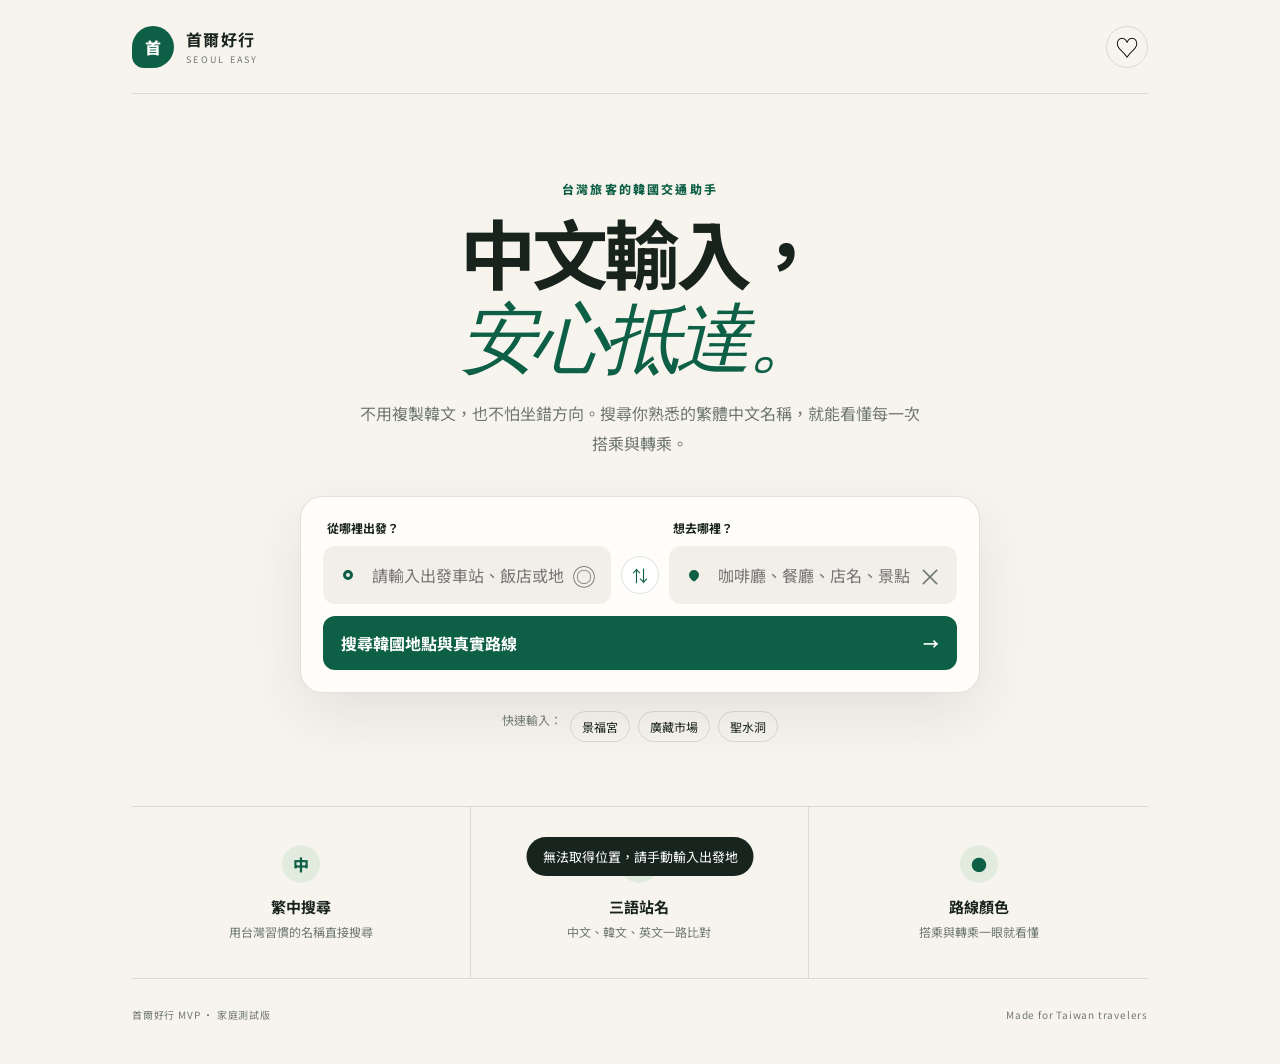
<file: index.html>
<!doctype html>
<html lang="zh-Hant">
<head>
  <meta charset="UTF-8" />
  <meta name="viewport" content="width=device-width, initial-scale=1.0" />
  <meta name="theme-color" content="#f7f4ee" />
  <title>首爾好行 Seoul Easy</title>
  <link rel="preconnect" href="https://fonts.googleapis.com" />
  <link rel="preconnect" href="https://fonts.gstatic.com" crossorigin />
  <link href="https://fonts.googleapis.com/css2?family=Noto+Sans+KR:wght@400;600;700&family=Noto+Sans+TC:wght@400;500;600;700;800&display=swap" rel="stylesheet" />
  <link rel="stylesheet" href="styles.css?v=20260915-13" />
</head>
<body>
  <main class="app-shell">
    <header class="topbar">
      <a class="brand" href="#" aria-label="首頁">
        <span class="brand-mark">首</span>
        <span><strong>首爾好行</strong><small>SEOUL EASY</small></span>
      </a>
      <button class="icon-btn" type="button" aria-label="收藏">♡</button>
    </header>

    <section class="hero">
      <p class="eyebrow">台灣旅客的韓國交通助手</p>
      <h1>中文輸入，<br><em>安心抵達。</em></h1>
      <p class="hero-copy">不用複製韓文，也不怕坐錯方向。搜尋你熟悉的繁體中文名稱，就能看懂每一次搭乘與轉乘。</p>

      <form id="search-form" class="search-card">
        <div class="journey-fields">
          <div class="field-block">
            <label for="origin-input">從哪裡出發？</label>
            <div class="search-row">
              <span class="field-dot origin-dot"></span>
              <input id="origin-input" autocomplete="off" placeholder="正在偵測目前位置，也可直接輸入車站或飯店" />
              <button type="button" id="use-location" aria-label="使用目前位置" title="使用目前位置">◎</button>
            </div>
          </div>
          <button type="button" id="swap-route" class="swap-btn" aria-label="交換起點與終點">⇅</button>
          <div class="field-block">
            <label for="search-input">想去哪裡？</label>
            <div class="search-row">
              <span class="field-dot destination-dot"></span>
              <input id="search-input" autocomplete="off" placeholder="咖啡廳、餐廳、店名、景點或地址" />
              <button type="button" id="clear-search" aria-label="清除">×</button>
            </div>
          </div>
        </div>
        <button class="primary-btn" type="submit">搜尋韓國地點與真實路線 <span>→</span></button>
      </form>

      <div class="quick-search" aria-label="熱門搜尋">
        <span>快速輸入：</span>
        <button data-query="景福宮">景福宮</button>
        <button data-query="廣藏市場">廣藏市場</button>
        <button data-query="聖水洞">聖水洞</button>
      </div>
    </section>

    <section id="result-section" class="result-section" hidden>
      <div class="section-heading">
        <div><span class="step-label">搜尋結果</span><h2 id="place-name">景福宮</h2></div>
        <span class="match-badge">已核對</span>
      </div>

      <div id="candidate-list" class="candidate-list" aria-label="地點候選清單"></div>
      <article class="place-card">
        <div class="place-index">01</div>
        <div class="place-main">
          <p id="place-ko" class="korean">경복궁</p>
          <p id="place-en" class="english">Gyeongbokgung Palace</p>
          <p id="place-address" class="address">서울특별시 종로구 사직로 161</p>
        </div>
        <div class="copy-actions">
          <button id="copy-name" class="copy-btn" type="button">複製韓文店名</button>
          <button id="copy-address" class="copy-btn" type="button">複製韓文地址</button>
        </div>
      </article>

      <div class="route-heading">
        <div><span class="step-label">推薦路線</span><h2 id="route-title">從首爾站出發</h2></div>
        <div class="route-summary"><strong id="route-duration">約 24 分</strong><small id="route-transfer">轉乘 1 次</small></div>
      </div>

      <article class="route-card">
        <div id="route-steps" class="route-steps"></div>
        <section class="fare-panel" aria-label="預估搭乘費用">
          <div class="fare-title"><span>₩</span><div><small>預估搭乘費用</small><strong>首爾地鐵基本票價</strong></div></div>
          <div class="fare-options">
            <div><small>成人交通卡</small><strong>₩1,550 起</strong></div>
            <div><small>成人單程票</small><strong>₩1,650 起</strong></div>
            <div><small>青少年／兒童卡</small><strong>₩900／₩550 起</strong></div>
          </div>
          <p>基本里程 10 公里；超過後每 5 公里加 ₩100。機場鐵路、跨區及特殊路線可能另計，請以現場顯示為準。</p>
        </section>
        <div class="route-actions">
          <a id="kakao-link" class="naver-btn" href="#" target="_blank" rel="noreferrer">在 Kakao Map 開啟 <span>↗</span></a>
          <a id="naver-link" class="naver-btn secondary-map-btn" href="https://map.naver.com/" rel="noreferrer">帶入起終點開 NAVER <span>→</span></a>
          <a id="naver-web-link" class="naver-web-link" href="https://map.naver.com/" rel="noreferrer">若 App 沒開啟，改用 NAVER 網頁搜尋目的地</a>
          <button id="save-route" class="save-btn" type="button" aria-label="收藏路線">♡</button>
        </div>
      </article>
    </section>

    <section class="feature-strip">
      <article><span>中</span><h3>繁中搜尋</h3><p>用台灣習慣的名稱直接搜尋</p></article>
      <article><span>가</span><h3>三語站名</h3><p>中文、韓文、英文一路比對</p></article>
      <article><span>●</span><h3>路線顏色</h3><p>搭乘與轉乘一眼就看懂</p></article>
    </section>

    <footer><span>首爾好行 MVP · 家庭測試版</span><span>Made for Taiwan travelers</span></footer>
  </main>
  <div id="toast" class="toast" role="status"></div>
  <script src="config.js?v=20260915-13"></script>
  <script src="app.js?v=20260915-13"></script>
</body>
</html>
</file>
<file: styles.css>
:root {
  --ink: #19231e;
  --muted: #6f7771;
  --paper: #f7f4ee;
  --card: #fffdf9;
  --green: #0d5f45;
  --lime: #c7ee87;
  --line1: #0052a4;
  --line2: #00a84d;
  --line3: #ef7c1c;
  --line5: #996cac;
  --line6: #cd7c2f;
  --border: rgba(25,35,30,.13);
  --shadow: 0 22px 60px rgba(30,44,36,.09);
}
* { box-sizing: border-box; }
html { scroll-behavior: smooth; }
body { margin: 0; color: var(--ink); background: var(--paper); font-family: "Noto Sans TC", sans-serif; }
button, input { font: inherit; }
button, a { -webkit-tap-highlight-color: transparent; }
.app-shell { width: min(1080px, 100%); min-height: 100vh; margin: auto; padding: 0 32px; }
.topbar { height: 94px; display: flex; align-items: center; justify-content: space-between; border-bottom: 1px solid var(--border); }
.brand { display: flex; align-items: center; gap: 12px; color: inherit; text-decoration: none; }
.brand-mark { display: grid; place-items: center; width: 42px; height: 42px; color: white; background: var(--green); border-radius: 50% 50% 50% 12px; font-weight: 800; }
.brand strong, .brand small { display: block; }
.brand strong { letter-spacing: .08em; }
.brand small { margin-top: 2px; color: var(--muted); font-size: 9px; letter-spacing: .25em; }
.icon-btn { width: 42px; height: 42px; border: 1px solid var(--border); border-radius: 50%; background: transparent; font-size: 24px; cursor: pointer; }
.hero { padding: 74px 0 64px; text-align: center; }
.eyebrow, .step-label { color: var(--green); font-size: 12px; font-weight: 800; letter-spacing: .18em; text-transform: uppercase; }
h1 { margin: 14px 0 20px; font-size: clamp(44px, 8vw, 76px); line-height: 1.06; letter-spacing: -.055em; }
h1 em { color: var(--green); font-family: Georgia, serif; font-weight: 500; }
.hero-copy { max-width: 560px; margin: auto; color: var(--muted); font-size: 16px; line-height: 1.85; }
.search-card { max-width: 680px; margin: 38px auto 0; padding: 22px; text-align: left; background: var(--card); border: 1px solid var(--border); border-radius: 22px; box-shadow: var(--shadow); }
.search-card label { display: block; margin: 0 0 10px 4px; font-size: 12px; font-weight: 700; }
.journey-fields { display: grid; grid-template-columns: 1fr 38px 1fr; gap: 10px; align-items: end; }
.field-block { min-width: 0; }
.search-row { height: 58px; display: grid; grid-template-columns: 36px 1fr 34px; align-items: center; padding: 0 10px; background: #f2efe8; border: 1px solid transparent; border-radius: 12px; }
.search-row:focus-within { background: white; border-color: var(--green); }
.search-icon { font-size: 26px; transform: rotate(-18deg); }
.field-dot { width: 10px; height: 10px; margin-left: 9px; border: 3px solid var(--green); border-radius: 50%; }
.destination-dot { border-radius: 50% 50% 50% 2px; background: var(--green); transform: rotate(-45deg); }
.search-row input { width: 100%; border: 0; outline: 0; background: transparent; color: var(--ink); font-size: 16px; }
.search-row button { border: 0; background: none; color: var(--muted); font-size: 24px; cursor: pointer; }
.primary-btn { width: 100%; height: 54px; margin-top: 12px; padding: 0 18px; display: flex; justify-content: space-between; align-items: center; border: 0; border-radius: 12px; color: white; background: var(--green); font-weight: 700; cursor: pointer; }
.primary-btn:hover { background: #084d38; }
.swap-btn { width: 38px; height: 38px; margin-bottom: 10px; border: 1px solid var(--border); border-radius: 50%; color: var(--green); background: white; cursor: pointer; }
.quick-search { display: flex; justify-content: center; flex-wrap: wrap; gap: 8px; margin-top: 18px; color: var(--muted); font-size: 12px; }
.quick-search button { padding: 6px 11px; border: 1px solid var(--border); border-radius: 999px; background: transparent; color: var(--ink); cursor: pointer; }
.result-section { padding: 24px 0 80px; }
.naver-web-link { padding: 11px 14px; border: 1px solid #176c50; border-radius: 12px; background: white; color: #176c50; font: inherit; font-weight: 700; text-decoration: none; cursor: pointer; }
.section-heading, .route-heading { display: flex; justify-content: space-between; align-items: flex-end; margin-bottom: 18px; }
.section-heading h2, .route-heading h2 { margin: 5px 0 0; font-size: 28px; }
.match-badge { padding: 7px 12px; color: var(--green); background: #e2f2e7; border-radius: 999px; font-size: 11px; font-weight: 700; }
.candidate-list { display: flex; gap: 9px; margin-bottom: 14px; padding-bottom: 4px; overflow-x: auto; }
.candidate-item { min-width: 230px; padding: 13px 15px; text-align: left; border: 1px solid var(--border); border-radius: 12px; color: var(--ink); background: var(--card); cursor: pointer; }
.candidate-item.active { border: 2px solid var(--green); background: #edf5ee; }
.candidate-item strong, .candidate-item span, .candidate-item em, .candidate-item small { display: block; }
.candidate-item strong { font-family: "Noto Sans KR", sans-serif; font-size: 14px; }
.candidate-item span { margin-top: 3px; font-family: "Noto Sans KR", sans-serif; font-size: 12px; }
.candidate-item em { margin-top: 2px; color: var(--green); font: italic 12px Georgia, serif; }
.candidate-item small { margin-top: 4px; color: var(--muted); font-size: 10px; line-height: 1.45; }
.place-card { position: relative; display: grid; grid-template-columns: 70px 1fr auto; gap: 18px; align-items: center; padding: 28px; background: var(--card); border: 1px solid var(--border); border-radius: 18px; }
.place-index { color: #c9cec9; font: 36px/1 Georgia, serif; }
.place-main p { margin: 0; }
.korean { font-family: "Noto Sans KR", sans-serif; font-size: 22px; font-weight: 700; }
.english { margin-top: 3px !important; color: var(--green); font: italic 16px Georgia, serif; }
.address { margin-top: 12px !important; color: var(--muted); font-family: "Noto Sans KR", sans-serif; font-size: 13px; }
.copy-btn { padding: 9px 12px; border: 1px solid var(--border); border-radius: 9px; background: transparent; cursor: pointer; }
.copy-actions { display: grid; gap: 8px; }
.route-heading { margin-top: 54px; }
.route-summary { text-align: right; }
.route-summary strong, .route-summary small { display: block; }
.route-summary strong { font-size: 18px; }
.route-summary small { color: var(--muted); }
.route-card { padding: 30px; background: #18251f; color: white; border-radius: 20px; box-shadow: var(--shadow); }
.route-step { display: grid; grid-template-columns: 42px 1fr auto; gap: 16px; min-height: 112px; }
.route-step:last-child { min-height: auto; }
.track { position: relative; display: flex; justify-content: center; }
.track::after { content: ""; position: absolute; top: 34px; bottom: -1px; width: 3px; background: var(--step-color); opacity: .85; }
.route-step:last-child .track::after { display: none; }
.station-dot { z-index: 1; display: grid; place-items: center; width: 34px; height: 34px; border: 4px solid var(--step-color); border-radius: 50%; background: #18251f; font-size: 9px; font-weight: 800; }
.station-name strong, .station-name span, .station-name small { display: block; }
.station-name strong { font-size: 18px; }
.station-name span { margin-top: 2px; font-family: "Noto Sans KR", sans-serif; font-size: 13px; }
.station-name small { margin-top: 3px; color: #aeb9b3; }
.ride-info { text-align: right; color: #c9d2cd; font-size: 12px; }
.line-pill { display: inline-block; margin-top: 8px; padding: 5px 9px; border-radius: 999px; color: white; background: var(--step-color); font-size: 11px; font-weight: 700; }
.transfer-note { margin: -58px 0 24px 58px; padding: 11px 14px; color: var(--lime); background: rgba(199,238,135,.1); border-radius: 8px; font-size: 12px; }
.route-actions { display: grid; grid-template-columns: 1fr 1fr 52px; gap: 10px; margin-top: 28px; padding-top: 22px; border-top: 1px solid rgba(255,255,255,.12); }
.route-actions .naver-web-link { grid-column: 1 / span 2; text-align: center; border-color: rgba(255,255,255,.28); background: transparent; color: #fff; font-size: 13px; }
.api-notice { padding: 24px; border: 1px dashed rgba(199,238,135,.45); border-radius: 12px; }
.api-notice strong { color: var(--lime); }
.api-notice p { margin: 8px 0 0; color: #c9d2cd; font-size: 13px; line-height: 1.7; }
.fare-panel { margin-top: 28px; padding: 20px; color: var(--ink); background: #f3f0e8; border-radius: 14px; }
.fare-title { display: flex; align-items: center; gap: 12px; }
.fare-title > span { display: grid; place-items: center; width: 38px; height: 38px; color: white; background: var(--green); border-radius: 50%; font-weight: 800; }
.fare-title small, .fare-title strong { display: block; }
.fare-title small { color: var(--muted); font-size: 10px; }
.fare-options { display: grid; grid-template-columns: repeat(3, 1fr); gap: 8px; margin-top: 16px; }
.fare-options div { padding: 12px; background: white; border-radius: 9px; }
.fare-options small, .fare-options strong { display: block; }
.fare-options small { color: var(--muted); font-size: 10px; }
.fare-options strong { margin-top: 3px; font-size: 13px; }
.fare-panel > p { margin: 13px 0 0; color: var(--muted); font-size: 10px; line-height: 1.6; }
.naver-btn { height: 52px; display: flex; justify-content: space-between; align-items: center; padding: 0 18px; border-radius: 10px; color: #123327; background: var(--lime); text-decoration: none; font-weight: 800; }
.secondary-map-btn { color: white; background: #2f3e37; }
.save-btn { border: 1px solid rgba(255,255,255,.22); border-radius: 10px; color: white; background: transparent; font-size: 25px; cursor: pointer; }
.feature-strip { display: grid; grid-template-columns: repeat(3, 1fr); border-top: 1px solid var(--border); border-bottom: 1px solid var(--border); }
.feature-strip article { padding: 38px 26px; text-align: center; border-right: 1px solid var(--border); }
.feature-strip article:last-child { border-right: 0; }
.feature-strip span { display: inline-grid; place-items: center; width: 38px; height: 38px; color: var(--green); background: #e1ecdf; border-radius: 50%; font-weight: 800; }
.feature-strip h3 { margin: 13px 0 6px; font-size: 15px; }
.feature-strip p { margin: 0; color: var(--muted); font-size: 12px; }
footer { display: flex; justify-content: space-between; padding: 28px 0 42px; color: var(--muted); font-size: 10px; letter-spacing: .08em; }
.toast { position: fixed; left: 50%; bottom: 24px; transform: translate(-50%, 20px); padding: 10px 16px; border-radius: 999px; color: white; background: #18251f; opacity: 0; pointer-events: none; transition: .25s; font-size: 13px; }
.toast.show { transform: translate(-50%, 0); opacity: 1; }
@media (max-width: 640px) {
  .app-shell { padding: 0 18px; }
  .topbar { height: 76px; }
  .hero { padding: 52px 0 46px; }
  .hero-copy { font-size: 14px; }
  .search-card { padding: 14px; border-radius: 16px; }
  .journey-fields { grid-template-columns: 1fr 34px; }
  .field-block { grid-column: 1; }
  .swap-btn { grid-column: 2; grid-row: 1 / span 2; align-self: center; margin: 22px 0 0; }
  .place-card { grid-template-columns: 1fr auto; padding: 20px; }
  .place-index { display: none; }
  .copy-btn { font-size: 11px; }
  .copy-actions { min-width: 104px; }
  .route-card { padding: 22px 18px; }
  .fare-options { grid-template-columns: 1fr; }
  .route-actions { grid-template-columns: 1fr 52px; }
  .route-actions .secondary-map-btn { grid-column: 1; }
  .route-actions .naver-web-link { grid-column: 1; }
  .route-actions .save-btn { grid-column: 2; grid-row: 1 / span 2; }
  .route-step { grid-template-columns: 36px 1fr auto; gap: 11px; }
  .feature-strip { grid-template-columns: 1fr; }
  .feature-strip article { padding: 25px; border-right: 0; border-bottom: 1px solid var(--border); }
  .feature-strip article:last-child { border-bottom: 0; }
  footer { display: block; line-height: 2; }
}
</file>
